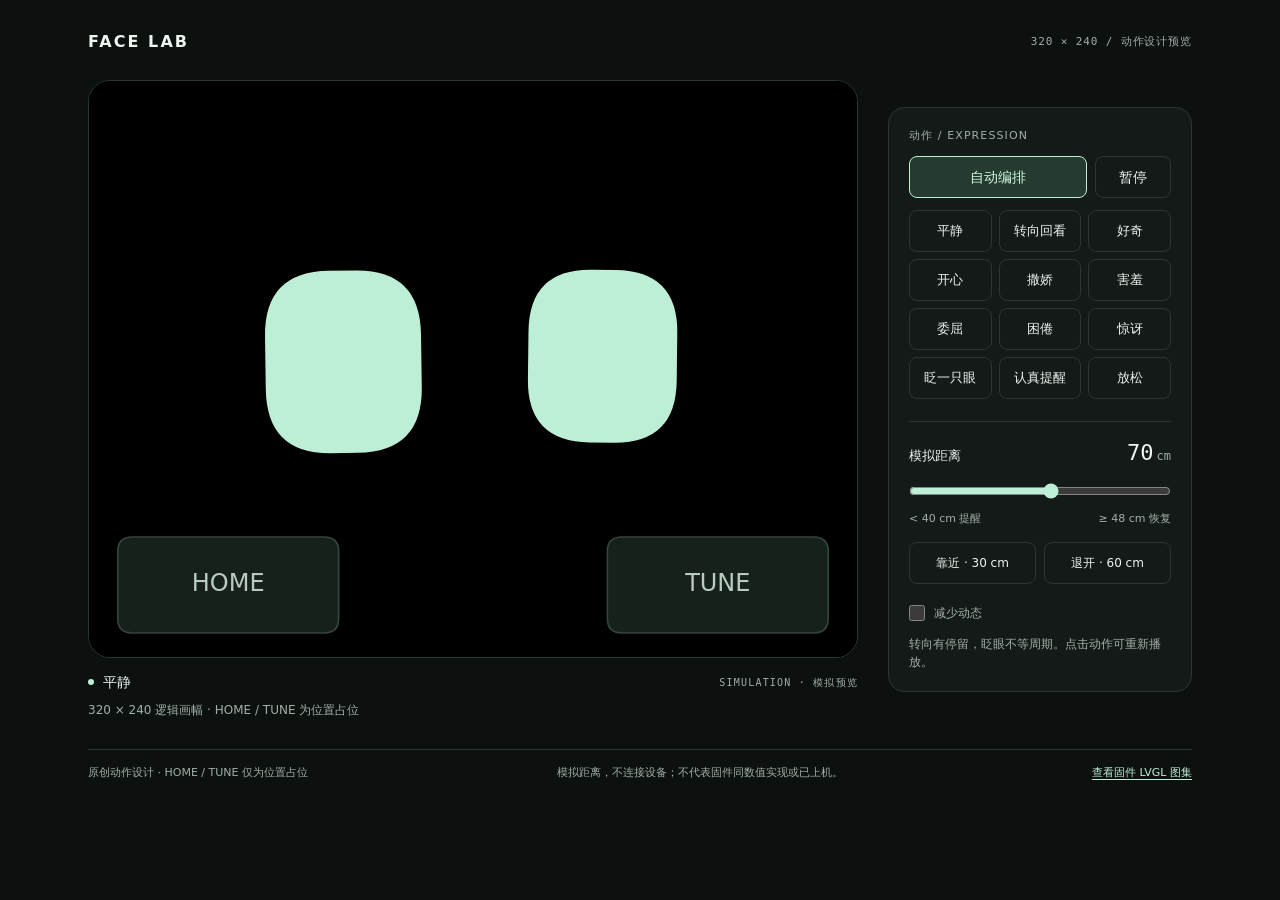
<file: demos/face-lab/index.html>
<!doctype html>
<html lang="zh-CN">
<head>
<meta charset="utf-8">
<meta name="viewport" content="width=device-width,initial-scale=1">
<meta name="color-scheme" content="dark">
<title>Face Lab · 电子宠物动作设计预览</title>
<style>
  :root { --bg:#0c100e; --panel:#141a17; --line:#2b3730; --text:#edf5ef; --muted:#a0b0a6; --mint:#bcefd5; --amber:#ffd092; }
  * { box-sizing:border-box; }
  body { margin:0; background:var(--bg); color:var(--text); font:14px/1.5 system-ui,-apple-system,"Segoe UI","Microsoft YaHei",sans-serif; }
  button,input { font:inherit; }
  button { color:inherit; cursor:pointer; }
  button:focus-visible,input:focus-visible { outline:2px solid var(--mint); outline-offset:4px; }
  .shell { max-width:1160px; margin:auto; padding:30px 28px 24px; }
  .masthead { display:flex; justify-content:space-between; gap:16px; align-items:center; margin-bottom:26px; }
  h1 { font-size:16px; letter-spacing:.13em; font-weight:650; margin:0; }
  .edition { color:var(--muted); font:11px/1.5 ui-monospace,monospace; letter-spacing:.08em; }
  .workspace { display:grid; grid-template-columns:minmax(0,1fr) 304px; gap:30px; align-items:center; }
  .stage { min-width:0; }
  .screen { width:100%; aspect-ratio:4/3; background:#000; border:1px solid var(--line); border-radius:22px; overflow:hidden; }
  canvas { display:block; width:100%; height:100%; }
  .stage-meta { display:flex; align-items:center; justify-content:space-between; gap:14px; margin-top:14px; }
  .expression { font-size:14px; display:flex; gap:9px; align-items:center; }
  .status-dot { width:6px; height:6px; background:var(--mint); border-radius:50%; flex:none; }
  .status-dot.alert { background:var(--amber); }
  .sim { color:var(--muted); font:10px/1.5 ui-monospace,monospace; letter-spacing:.12em; }
  .stage-note { color:var(--muted); margin:8px 0 0; font-size:12px; }
  .controls { padding:20px; border:1px solid var(--line); border-radius:16px; background:var(--panel); min-width:0; }
  .section-label { margin:0 0 12px; font-size:11px; letter-spacing:.1em; color:var(--muted); font-weight:500; }
  .playback { display:grid; grid-template-columns:1fr 76px; gap:8px; margin-bottom:12px; }
  .control { min-height:42px; border:1px solid var(--line); border-radius:8px; background:transparent; padding:8px 10px; transition:background 120ms,border-color 120ms; }
  .control:hover { background:#202c24; border-color:#526d5b; }
  .control[aria-pressed="true"] { border-color:var(--mint); background:#253b2f; color:#d1fbe3; }
  .modes { display:grid; grid-template-columns:repeat(3,minmax(0,1fr)); gap:7px; }
  .mode { padding:10px 2px; font-size:13px; }
  .divider { height:1px; background:var(--line); margin:22px 0 18px; }
  .distance-head { display:flex; justify-content:space-between; align-items:baseline; gap:8px; margin-bottom:12px; }
  .distance-head label { font-size:13px; }
  output { font:22px/1.2 ui-monospace,monospace; font-variant-numeric:tabular-nums; }
  output span { color:var(--muted); font-size:12px; margin-left:3px; }
  input[type="range"] { width:100%; height:26px; margin:0; accent-color:var(--mint); cursor:pointer; }
  .range-note { display:flex; justify-content:space-between; font-size:11px; color:var(--muted); margin-top:1px; }
  .presets { display:grid; grid-template-columns:1fr 1fr; gap:8px; margin-top:14px; }
  .presets button { font-size:12px; }
  .motion-toggle { display:flex; align-items:center; gap:9px; cursor:pointer; color:var(--muted); font-size:12px; margin-top:20px; }
  input[type="checkbox"] { accent-color:var(--mint); width:16px; height:16px; margin:0; }
  .hint { min-height:36px; font-size:12px; color:var(--muted); margin:13px 0 0; }
  footer { margin-top:30px; padding-top:15px; border-top:1px solid var(--line); color:var(--muted); font-size:11px; display:flex; justify-content:space-between; gap:12px; }
  @media (max-width:760px) {
    .shell { max-width:560px; padding:22px 16px; }
    .masthead { margin-bottom:18px; }
    .workspace { grid-template-columns:1fr; gap:22px; }
    .controls { padding:18px; }
    .screen { border-radius:16px; }
    footer { flex-direction:column; gap:4px; margin-top:22px; }
  }
  @media (prefers-reduced-motion:reduce) { *,*::before,*::after { transition:none!important; } }
</style>
</head>
<body>
<main class="shell">
  <header class="masthead"><h1>FACE LAB</h1><span class="edition">320 × 240 / 动作设计预览</span></header>
  <div class="workspace">
    <section class="stage" aria-label="电子脸模拟画幅">
      <div class="screen"><canvas id="face" width="640" height="480" role="img" aria-label="模拟电子脸：平静"></canvas></div>
      <div class="stage-meta"><div class="expression"><span class="status-dot" id="status-dot"></span><span id="expression-name" aria-live="polite">平静</span></div><span class="sim">SIMULATION · 模拟预览</span></div>
      <p class="stage-note" id="stage-note">先看脸，再试试让它靠近一点。</p>
    </section>
    <aside class="controls" aria-label="预览控制">
      <h2 class="section-label">动作 / EXPRESSION</h2>
      <div class="playback"><button class="control" id="auto" aria-pressed="true">自动编排</button><button class="control" id="pause" aria-pressed="false">暂停</button></div>
      <div class="modes" id="modes">
        <button class="control mode" data-mode="idle" aria-pressed="false">平静</button>
        <button class="control mode" data-mode="glance" aria-pressed="false">转向回看</button>
        <button class="control mode" data-mode="curious" aria-pressed="false">好奇</button>
        <button class="control mode" data-mode="happy" aria-pressed="false">开心</button>
        <button class="control mode" data-mode="affection" aria-pressed="false">撒娇</button>
        <button class="control mode" data-mode="shy" aria-pressed="false">害羞</button>
        <button class="control mode" data-mode="sad" aria-pressed="false">委屈</button>
        <button class="control mode" data-mode="sleepy" aria-pressed="false">困倦</button>
        <button class="control mode" data-mode="surprised" aria-pressed="false">惊讶</button>
        <button class="control mode" data-mode="wink" aria-pressed="false">眨一只眼</button>
        <button class="control mode" data-mode="warning" aria-pressed="false">认真提醒</button>
        <button class="control mode" data-mode="relaxed" aria-pressed="false">放松</button>
      </div>
      <div class="divider"></div>
      <div class="distance-head"><label for="distance">模拟距离</label><output id="distance-output" for="distance">70<span>cm</span></output></div>
      <input id="distance" type="range" min="10" max="120" step="1" value="70" aria-describedby="distance-note">
      <div class="range-note" id="distance-note"><span>&lt; 40 cm 提醒</span><span>≥ 48 cm 恢复</span></div>
      <div class="presets"><button class="control" id="near">靠近 · 30 cm</button><button class="control" id="away">退开 · 60 cm</button></div>
      <label class="motion-toggle"><input id="reduce-motion" type="checkbox">减少动态</label>
      <p class="hint" id="hint">转向有停留，眨眼不等周期。点击动作可重新播放。</p>
    </aside>
  </div>
  <footer><span>原创动作设计 · HOME / TUNE 仅为位置占位</span><span>模拟距离，不连接设备；不代表固件同数值实现或已上机。</span><a href="firmware.html" style="color:var(--mint);text-underline-offset:3px">查看固件 LVGL 图集</a></footer>
</main>
<script>
(() => {
  'use strict';
  const $ = id => document.getElementById(id);
  const canvas = $('face');
  const ctx = canvas.getContext('2d');
  const modeNames = { idle:'平静', glance:'转向回看', curious:'好奇', happy:'开心', affection:'撒娇', shy:'害羞', sad:'委屈', sleepy:'困倦', surprised:'惊讶', wink:'眨一只眼', warning:'认真提醒', relaxed:'放松' };
  const aliases = { surprise:'surprised', alert:'warning', relief:'relaxed' };
  const media = window.matchMedia('(prefers-reduced-motion: reduce)');
  const state = { mode:'auto', distance:70, alert:false, program:'normal', time:0, paused:false, reduced:media.matches };
  const clamp = (x,lo=0,hi=1) => Math.min(hi,Math.max(lo,x));
  const smooth = x => { x=clamp(x); return x*x*(3-2*x); };
  const mix = (a,b,t) => a+(b-a)*t;
  const clone = value => JSON.parse(JSON.stringify(value));
  const base = () => ({ eyes:[
    { x:106,y:116,w:65,h:76,r:27,rotation:-0.015,smile:0,lid:0 },
    { x:214,y:114,w:62,h:72,r:26,rotation:0.012,smile:0,lid:0 }
  ], color:[188,239,213], mouth:0, mouthRound:0, attention:0, blush:0, tears:0, heart:0 });
  let transitionFrom = base();
  let raf = null;
  let previousTimestamp = null;
  let lastLabel = '';

  function blend(a,b,t) {
    const p=base();
    p.eyes=p.eyes.map((_,i) => Object.fromEntries(Object.keys(a.eyes[i]).map(key => [key,mix(a.eyes[i][key],b.eyes[i][key],t)])));
    p.color=a.color.map((v,i)=>mix(v,b.color[i],t));
    for(const key of ['mouth','mouthRound','attention','blush','tears','heart']) p[key]=mix(a[key],b[key],t);
    return p;
  }

  // Each segment has a genuine hold; no per-frame noise or random walk.
  function track(t,keys) {
    t=Math.max(0,t);
    for(let i=1;i<keys.length;i++) if(t<keys[i][0]) {
      const [ta,a]=keys[i-1], [tb,b]=keys[i];
      return mix(a,b,smooth((t-ta)/(tb-ta)));
    }
    return keys[keys.length-1][1];
  }

  function blink(t,eye) {
    const phase=((t-eye*19)%34500+34500)%34500;
    const starts=[2100,5710,10460,10690,15120,20740,26920,27180,31700];
    let closed=0;
    for(const start of starts) {
      const d=phase-start;
      if(d>=0 && d<76) closed=Math.max(closed,smooth(d/76));
      else if(d>=76 && d<202) closed=Math.max(closed,1-smooth((d-76)/126));
    }
    return closed*(eye===0?0.97:0.94);
  }

  function poseFor(mode,t) {
    const p=base();
    let gx=0, gy=0;
    if(mode==='idle') {
      gx=track(t%9200,[[0,0],[2400,0],[2780,4],[4220,4],[4700,0],[9200,0]]);
      gy=track(t%9200,[[0,0],[2780,-1.5],[4220,-1.5],[4700,0],[9200,0]]);
    } else if(mode==='glance') {
      gx=track(t%6900,[[0,0],[260,-19],[1540,-19],[2040,0],[3200,0],[3600,17],[4840,17],[5400,0],[6900,0]]);
      gy=track(t%6900,[[0,0],[260,-4],[1540,-4],[2040,0],[3600,2],[4840,2],[5400,0],[6900,0]]);
      p.eyes[0].w=63; p.eyes[1].w=66;
    } else if(mode==='curious') {
      Object.assign(p.eyes[0],{y:103,w:71,h:88,rotation:-0.12,r:29});
      Object.assign(p.eyes[1],{y:121,w:56,h:61,rotation:0.065,r:23});
      gx=8; gy=-2;
    } else if(mode==='happy') {
      Object.assign(p.eyes[0],{y:113,w:75,h:43,smile:1,rotation:-0.075});
      Object.assign(p.eyes[1],{y:109,w:71,h:40,smile:1,rotation:0.065});
      p.mouth=0.95; p.blush=0.55; p.heart=0.5;
    } else if(mode==='affection') {
      gx=track(t%4800,[[0,0],[500,16],[1500,16],[2050,-12],[3000,-12],[3700,0],[4800,0]]);
      Object.assign(p.eyes[0],{y:112,w:70,h:43,smile:0.8,rotation:-0.17});
      Object.assign(p.eyes[1],{y:120,w:66,h:34,smile:0.95,rotation:0.13});
      gy=5; p.mouth=0.75; p.blush=1; p.heart=1;
    } else if(mode==='shy') {
      Object.assign(p.eyes[0],{x:117,y:128,w:45,h:45,r:20,rotation:0.07});
      Object.assign(p.eyes[1],{x:203,y:126,w:43,h:40,r:19,rotation:-0.07});
      gx=5; gy=4; p.mouth=0.3; p.blush=1;
    } else if(mode==='sad') {
      Object.assign(p.eyes[0],{y:122,w:69,h:58,r:23,lid:-0.85,rotation:0.08});
      Object.assign(p.eyes[1],{y:126,w:65,h:52,r:22,lid:0.8,rotation:-0.08});
      gy=5; p.tears=1; p.mouth=-0.65;
    } else if(mode==='sleepy') {
      Object.assign(p.eyes[0],{y:125,w:67,h:27,r:12,rotation:-0.055});
      Object.assign(p.eyes[1],{y:127,w:63,h:21,r:10,rotation:0.06});
      gy=3;
    } else if(mode==='surprised') {
      Object.assign(p.eyes[0],{x:109,y:111,w:52,h:98,r:26,rotation:-0.025});
      Object.assign(p.eyes[1],{x:211,y:112,w:49,h:91,r:25,rotation:0.02});
      p.mouth=1; p.mouthRound=1;
    } else if(mode==='wink') {
      const close=track(t%4600,[[0,0],[440,0],[560,0.96],[1020,0.96],[1240,0],[4600,0]]);
      p.eyes[0].h*=1-close;
      p.eyes[0].rotation=-0.09;
      p.eyes[1].h=79; p.eyes[1].y=112;
      p.mouth=close*0.45;
    } else if(mode==='warning') {
      Object.assign(p.eyes[0],{y:119,w:69,h:62,r:17,lid:0.9,rotation:0.055});
      Object.assign(p.eyes[1],{y:118,w:66,h:59,r:17,lid:-0.85,rotation:-0.045});
      p.color=[255,208,146]; p.attention=1;
    } else if(mode==='relaxed') {
      Object.assign(p.eyes[0],{y:119,w:71,h:54,r:24,rotation:-0.025});
      Object.assign(p.eyes[1],{y:117,w:68,h:51,r:23,rotation:0.025});
      p.mouth=0.2;
    }
    // A 34 ms follow on the second eye is visible during a turn, not a random jitter.
    if(mode==='glance') {
      const lag=track(Math.max(0,t-34)%6900,[[0,0],[260,-19],[1540,-19],[2040,0],[3200,0],[3600,17],[4840,17],[5400,0],[6900,0]]);
      p.eyes[1].x+=lag*1.04;
      p.eyes[0].x+=gx*0.96;
    } else { p.eyes[0].x+=gx; p.eyes[1].x+=gx*0.94; }
    p.eyes[0].y+=gy; p.eyes[1].y+=gy*0.82;
    if(!state.reduced && mode!=='warning') {
      const breath=Math.sin(t/3900*Math.PI*2)*1.6;
      p.eyes[0].y+=breath; p.eyes[1].y+=breath*0.72;
      if(mode!=='happy' && mode!=='affection' && mode!=='wink') p.eyes.forEach((eye,i)=>eye.h=Math.max(3,eye.h*(1-blink(t,i))));
    }
    return p;
  }

  const autoClips=[['idle',4200],['glance',6200],['curious',2800],['happy',2500],['affection',4300],['shy',2600],['idle',3200],['sad',2600],['sleepy',2800],['surprised',1900],['wink',1700],['relaxed',2400]];
  function clipAt(t,clips,loop=true) {
    const total=clips.reduce((sum,c)=>sum+c[1],0);
    const wrapped=loop && t>=total;
    if(loop) t=((t%total)+total)%total;
    let start=0;
    for(let i=0;i<clips.length;i++) {
      const [mode,duration]=clips[i];
      if(t<start+duration || i===clips.length-1) {
        const local=Math.max(0,t-start);
        let p=poseFor(mode,local);
        if((i>0 || wrapped) && local<360) {
          const previous=clips[(i+clips.length-1)%clips.length];
          p=blend(poseFor(previous[0],previous[1]),p,smooth(local/360));
        }
        return {pose:p,mode,local};
      }
      start+=duration;
    }
  }

  function evaluate(t=state.time) {
    let result;
    if(state.alert) result={pose:poseFor('warning',t),mode:'warning'};
    else if(state.program==='recover' && t<5200) {
      result=clipAt(t,[['relaxed',480],['happy',1220],['relaxed',900],['idle',2600]],false);
      if(state.reduced) result={pose:poseFor('idle',900),mode:'idle'};
    } else {
      const clock=state.program==='recover'?t-5200:t;
      result=state.mode==='auto' ? clipAt(state.reduced?0:clock,autoClips) : {pose:poseFor(state.mode,state.reduced?850:clock),mode:state.mode};
    }
    if(!state.reduced && t<340) {
      // Independent eye easing avoids a rigid, mirrored cut between expressions.
      const left=blend(transitionFrom,result.pose,smooth(t/290));
      const right=blend(transitionFrom,result.pose,smooth((t-34)/306));
      left.eyes[1]=right.eyes[1];
      result.pose=left;
    }
    return result;
  }

  function roundedRect(w,h,r) {
    const x=-w/2,y=-h/2; r=Math.min(r,w/2,h/2);
    ctx.beginPath(); ctx.moveTo(x+r,y); ctx.lineTo(x+w-r,y); ctx.quadraticCurveTo(x+w,y,x+w,y+r);
    ctx.lineTo(x+w,y+h-r); ctx.quadraticCurveTo(x+w,y+h,x+w-r,y+h); ctx.lineTo(x+r,y+h);
    ctx.quadraticCurveTo(x,y+h,x,y+h-r); ctx.lineTo(x,y+r); ctx.quadraticCurveTo(x,y,x+r,y); ctx.closePath();
  }

  function drawEye(eye,color) {
    const h=Math.max(3,eye.h);
    const smile=clamp(eye.smile);
    const thickness=Math.min(15,h);
    const squash=smooth(smile/0.45);
    const flatHeight=mix(h,thickness,squash);
    ctx.save(); ctx.translate(eye.x,eye.y); ctx.rotate(eye.rotation);
    ctx.globalAlpha=1;
    if(smile<=0.45) {
      // One opaque silhouette shrinks to a capsule. At the boundary its
      // geometry equals the zero-curvature, round-capped stroke below.
      ctx.fillStyle=color; roundedRect(eye.w,flatHeight,eye.r); ctx.fill();
      if(Math.abs(eye.lid)>0.001) {
        ctx.save(); roundedRect(eye.w,flatHeight,eye.r); ctx.clip(); ctx.fillStyle='#000';
        const cut=Math.min(Math.abs(eye.lid)*28*(1-squash),flatHeight*0.85);
        ctx.beginPath(); ctx.moveTo(-eye.w/2-1,-flatHeight/2-1); ctx.lineTo(eye.w/2+1,-flatHeight/2-1);
        ctx.lineTo(eye.w/2+1,-flatHeight/2+(eye.lid>0?cut:0)); ctx.lineTo(-eye.w/2-1,-flatHeight/2+(eye.lid<0?cut:0)); ctx.closePath(); ctx.fill(); ctx.restore();
      }
    } else {
      // Bend that same capsule instead of layering an arc over an open eye.
      const bend=smooth((smile-0.45)/0.55);
      const endY=6*bend, controlY=-h*0.56*bend;
      ctx.strokeStyle=color; ctx.lineWidth=thickness; ctx.lineCap='round';
      ctx.beginPath(); ctx.moveTo(-eye.w/2+thickness/2,endY);
      ctx.bezierCurveTo(-eye.w*.23,controlY,eye.w*.23,controlY,eye.w/2-thickness/2,endY); ctx.stroke();
    }
    ctx.restore();
  }

  function render() {
    const result=evaluate(), p=result.pose;
    ctx.setTransform(canvas.width/320,0,0,canvas.height/240,0,0);
    ctx.globalAlpha=1; ctx.fillStyle='#000'; ctx.fillRect(0,0,320,240);
    const color=`rgb(${p.color.map(Math.round).join(',')})`;
    p.eyes.forEach(eye=>drawEye(eye,color));
    if(p.blush>0.005) {
      ctx.save(); ctx.globalAlpha=p.blush*0.65; ctx.fillStyle='#fa9eb4';
      for(const x of [71,249]) { ctx.beginPath(); ctx.ellipse(x,159,14,5.5,0,0,Math.PI*2); ctx.fill(); }
      ctx.restore();
    }
    if(p.tears>0.005) {
      ctx.save(); ctx.globalAlpha=p.tears; ctx.fillStyle='#93d4f6';
      for(const [x,y] of [[71,156],[247,163]]) {
        ctx.beginPath(); ctx.moveTo(x,y); ctx.bezierCurveTo(x-9,y+11,x-7,y+20,x,y+20);
        ctx.bezierCurveTo(x+7,y+20,x+9,y+11,x,y); ctx.fill();
      }
      ctx.restore();
    }
    if(p.heart>0.005) {
      ctx.save(); ctx.globalAlpha=p.heart*0.8; ctx.fillStyle='#fac0cc'; ctx.translate(254,66);
      ctx.beginPath(); ctx.moveTo(0,7); ctx.bezierCurveTo(-17,-4,-7,-13,0,-6);
      ctx.bezierCurveTo(7,-13,17,-4,0,7); ctx.fill(); ctx.restore();
    }
    if(Math.abs(p.mouth)>0.005) {
      ctx.save(); ctx.globalAlpha=Math.abs(p.mouth)*0.8; ctx.strokeStyle=color; ctx.lineWidth=3; ctx.lineCap='round'; ctx.beginPath();
      if(p.mouthRound>0.5) ctx.ellipse(160,180,8,11,0,0,Math.PI*2);
      else { ctx.moveTo(146,180); ctx.quadraticCurveTo(160,180+p.mouth*15,174,180); }
      ctx.stroke(); ctx.restore();
    }
    if(p.attention>0.005) {
      ctx.save(); ctx.globalAlpha=p.attention; ctx.fillStyle=color; ctx.textAlign='center'; ctx.font='600 10px system-ui,sans-serif';
      ctx.fillText('TOO CLOSE',160,32); ctx.restore();
    }
    // Native 320x240 UI positions only; these do not send device commands.
    for(const [x,label] of [[12,'HOME'],[216,'TUNE']]) {
      ctx.save(); ctx.translate(x+46,210); ctx.fillStyle='#16211b'; roundedRect(92,40,6); ctx.fill();
      ctx.strokeStyle='#34463b'; ctx.lineWidth=0.7; ctx.stroke(); ctx.fillStyle='#b7cbbf';
      ctx.textAlign='center'; ctx.textBaseline='middle'; ctx.font='500 10px system-ui,sans-serif'; ctx.fillText(label,0,0); ctx.restore();
    }
    const recovering=state.program==='recover' && state.time<2600;
    const label=state.alert?'距离提醒 · 认真':recovering?'恢复中 · '+modeNames[result.mode]:modeNames[result.mode];
    if(label!==lastLabel) {
      $('expression-name').textContent=label;
      canvas.setAttribute('aria-label','模拟电子脸：'+label);
      lastLabel=label;
    }
    $('status-dot').classList.toggle('alert',state.alert);
    return result;
  }

  function updateControls() {
    $('auto').setAttribute('aria-pressed',String(state.mode==='auto'));
    document.querySelectorAll('[data-mode]').forEach(button=>button.setAttribute('aria-pressed',String(button.dataset.mode===state.mode)));
    $('pause').setAttribute('aria-pressed',String(state.paused));
    $('pause').textContent=state.paused?'继续':'暂停';
    $('reduce-motion').checked=state.reduced;
    $('distance').value=String(state.distance);
    $('distance-output').innerHTML=state.distance+'<span>cm</span>';
    $('hint').textContent=state.alert?'提醒优先：退到 48 cm 后，放松、开心，再回到平静。':state.reduced?'减少动态已开启：显示静态姿态，距离提醒仍立即响应。':'转向有停留，眨眼不等周期。点击动作可重新播放。';
    $('stage-note').textContent=state.alert?'模拟距离过近，已抢占当前动作。':state.program==='recover'?'距离已恢复。先放松，再开心，最后回到平静。':'320 × 240 逻辑画幅 · HOME / TUNE 为位置占位';
  }

  function frame(timestamp) {
    raf=null;
    if(previousTimestamp!==null) state.time+=Math.min(64,timestamp-previousTimestamp);
    previousTimestamp=timestamp;
    render();
    if(!state.paused && !state.reduced && !document.hidden) raf=requestAnimationFrame(frame);
  }
  function syncPlayback() {
    if(raf!==null) cancelAnimationFrame(raf);
    raf=null; previousTimestamp=null;
    render(); updateControls();
    if(!state.paused && !state.reduced && !document.hidden) raf=requestAnimationFrame(frame);
  }

  function setMode(name) {
    name=aliases[name] || name;
    if(name!=='auto' && !Object.hasOwn(modeNames,name)) throw new RangeError('Unknown face mode: '+name);
    const previous=clone(evaluate().pose);
    state.mode=name;
    if(!state.alert) { transitionFrom=previous; state.time=state.paused?850:0; state.program='normal'; }
    syncPlayback();
    return getState();
  }
  function setDistance(cm) {
    cm=Number(cm);
    if(!Number.isFinite(cm)) throw new TypeError('Distance must be a finite number');
    const previous=clone(evaluate().pose);
    state.distance=Math.round(clamp(cm,10,120));
    if(!state.alert && state.distance<40) {
      transitionFrom=previous; state.alert=true; state.program='alert'; state.time=state.paused?400:0;
    } else if(state.alert && state.distance>=48) {
      transitionFrom=previous; state.alert=false; state.program='recover'; state.time=state.paused?400:0;
      if(state.mode!=='auto') state.mode='idle';
    }
    syncPlayback();
    return getState();
  }
  function getState() {
    const current=evaluate();
    return {...state,activeMode:current.mode,logicalSize:[320,240],pose:clone(current.pose)};
  }
  function sampleAt(ms) {
    ms=Number(ms);
    if(!Number.isFinite(ms) || ms<0) throw new RangeError('Time must be a non-negative finite number');
    state.time=ms; state.paused=true; syncPlayback();
    return getState();
  }
  function reset() {
    Object.assign(state,{mode:'auto',distance:70,alert:false,program:'normal',time:0,paused:false,reduced:media.matches});
    transitionFrom=base(); syncPlayback(); return getState();
  }
  window.faceLab=Object.freeze({setMode,setDistance,getState,sampleAt,reset,
    setPaused(value) { state.paused=Boolean(value); syncPlayback(); return getState(); },
    setReducedMotion(value) { state.reduced=Boolean(value); syncPlayback(); return getState(); }
  });

  $('auto').addEventListener('click',()=>setMode('auto'));
  $('pause').addEventListener('click',()=>{state.paused=!state.paused;syncPlayback();});
  document.querySelectorAll('[data-mode]').forEach(button=>button.addEventListener('click',()=>setMode(button.dataset.mode)));
  $('distance').addEventListener('input',event=>setDistance(event.target.value));
  $('near').addEventListener('click',()=>setDistance(30));
  $('away').addEventListener('click',()=>setDistance(60));
  $('reduce-motion').addEventListener('change',event=>{state.reduced=event.target.checked;syncPlayback();});
  media.addEventListener('change',event=>{state.reduced=event.matches;syncPlayback();});
  document.addEventListener('visibilitychange',syncPlayback);
  function resize() {
    const bounds=canvas.getBoundingClientRect(), scale=Math.min(window.devicePixelRatio||1,2);
    canvas.width=Math.round(bounds.width*scale); canvas.height=Math.round(bounds.height*scale); render();
  }
  new ResizeObserver(resize).observe(canvas);
  window.addEventListener('pagehide',()=>{if(raf!==null)cancelAnimationFrame(raf);raf=null;});
  resize(); syncPlayback();
})();
</script>
</body>
</html>
</file>
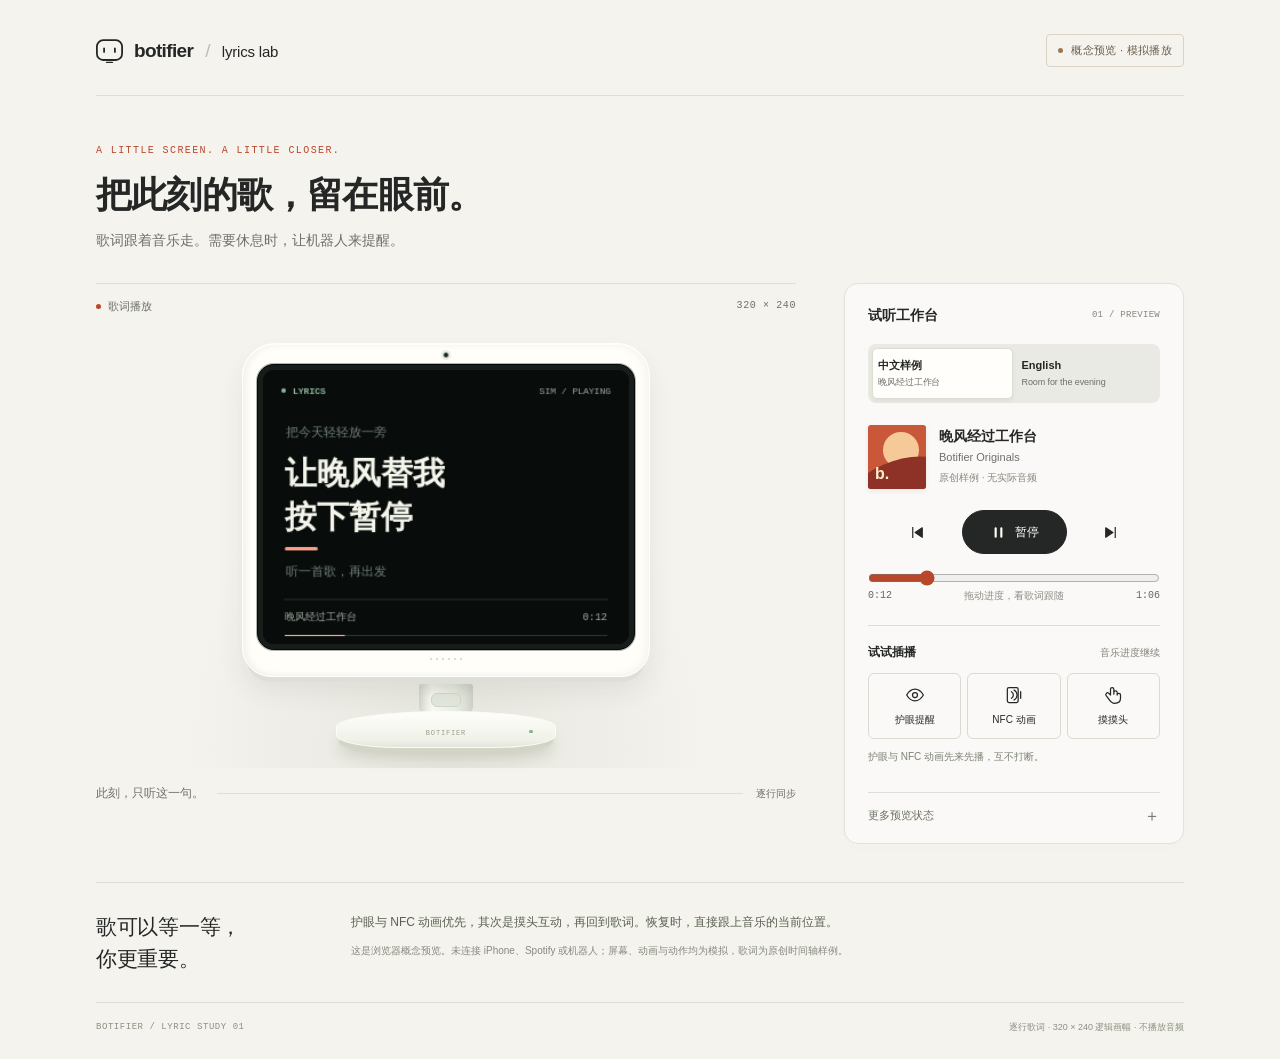
<file: demos/lyrics-lab/index.html>
<!doctype html>
<!--
Tiny design brief — Lyrics Lab
Audience: a StackChan owner testing an iPhone + Spotify lyric-screen concept.
First workflow: see a readable 320×240 lyric screen, scrub a simulated track,
then interrupt it and verify that it returns to the song's current position.
Direction: warm-white listening workbench, porcelain robot, ink-black display,
and a restrained vermilion accent. Density 4, motion 3, variance 6.
States: playing / paused / disconnected / missing lyrics / protected eye-rest or
NFC interruption / touch interaction. All tracks and timed lyrics are original
samples. No Spotify, phone, hardware, real audio, 3D asset, or network connection.
-->
<html lang="zh-CN">
<head>
  <meta charset="utf-8">
  <meta name="viewport" content="width=device-width,initial-scale=1">
  <meta name="color-scheme" content="light">
  <meta name="theme-color" content="#f5f3ee">
  <title>Lyrics Lab · Botifier 歌词显示概念预览</title>
  <link rel="icon" href="data:image/svg+xml,%3Csvg xmlns='http://www.w3.org/2000/svg' viewBox='0 0 32 32'%3E%3Crect x='3' y='5' width='26' height='22' rx='7' fill='%23242725'/%3E%3Cpath d='M11 13v5m10-5v5' stroke='%23f5f3ee' stroke-width='3' stroke-linecap='round'/%3E%3C/svg%3E">
  <link rel="stylesheet" href="preview.css">
  <script src="preview.js" defer></script>
</head>
<body>
  <main class="workbench">
    <header class="masthead">
      <a class="wordmark" href="index.html" aria-label="Botifier，重新打开歌词预览">
        <svg aria-hidden="true" viewBox="0 0 30 26"><rect x="1" y="1" width="28" height="22" rx="7"/><path d="M9 10v4m12-4v4m-9 12h6"/></svg>
        <span>botifier<span class="wordmark-divider">/</span><span class="lab-name">lyrics lab</span></span>
      </a>
      <span class="concept-badge"><span></span>概念预览 · 模拟播放</span>
    </header>

    <section class="intro" aria-labelledby="page-title">
      <p class="eyebrow">A LITTLE SCREEN. A LITTLE CLOSER.</p>
      <h1 id="page-title">把此刻的歌，<br class="mobile-break">留在眼前。</h1>
      <p>歌词跟着音乐走。需要休息时，让机器人来提醒。</p>
    </section>

    <div class="workspace">
      <section class="listening-stage" aria-label="机器人歌词显示预览">
        <div class="stage-label"><span class="live-dot"></span><span id="foreground-label">歌词播放</span><span class="screen-spec">320 × 240</span></div>
        <div class="robot-space">
          <div class="robot" id="robot">
            <div class="robot-head" id="robot-head">
              <div class="robot-camera" aria-hidden="true"></div>
              <div class="screen-rim">
                <canvas id="display" width="320" height="240" role="img" aria-label="原创模拟歌词显示屏"></canvas>
              </div>
              <div class="robot-chin" aria-hidden="true"><i></i><i></i><i></i><i></i><i></i><i></i></div>
            </div>
            <div class="robot-neck" aria-hidden="true"><span></span></div>
            <div class="robot-base" aria-hidden="true"><span>BOTIFIER</span><i></i></div>
          </div>
        </div>
        <div class="stage-caption"><span id="stage-message">此刻，只听这一句。</span><span class="caption-rule"></span><span>逐行同步</span></div>
        <p class="screen-reader-only" id="screen-description" aria-live="polite" aria-atomic="true"></p>
      </section>

      <aside class="control-panel" aria-labelledby="preview-controls-title">
        <div class="panel-heading"><h2 id="preview-controls-title">试听工作台</h2><span class="panel-index">01 / PREVIEW</span></div>
        <div class="sample-choice" role="group" aria-label="切换原创歌词样例">
          <button type="button" class="sample-button" data-track="0" aria-pressed="true">中文样例<span>晚风经过工作台</span></button>
          <button type="button" class="sample-button" data-track="1" aria-pressed="false">English<span>Room for the evening</span></button>
        </div>
        <div class="now-playing">
          <div class="album-art" id="album-art" aria-hidden="true"><span class="art-sun"></span><span class="art-ground"></span><span class="art-mark">b.</span></div>
          <div class="track-meta"><h3 id="track-title">晚风经过工作台</h3><p id="track-artist">Botifier Originals</p><span>原创样例 · 无实际音频</span></div>
        </div>
        <div class="transport">
          <button type="button" class="icon-button" id="previous-line" aria-label="上一句" title="上一句"><svg aria-hidden="true" viewBox="0 0 24 24"><path d="M6 5v14m12-13-9 6 9 6z"/></svg></button>
          <button type="button" class="play-button" id="play-toggle" aria-label="暂停模拟播放"><svg id="play-icon" aria-hidden="true" viewBox="0 0 24 24"><path d="M8 6v12m8-12v12"/></svg><span id="play-label">暂停</span></button>
          <button type="button" class="icon-button" id="next-line" aria-label="下一句" title="下一句"><svg aria-hidden="true" viewBox="0 0 24 24"><path d="M18 5v14M6 6l9 6-9 6z"/></svg></button>
        </div>
        <label class="screen-reader-only" for="timeline">模拟歌曲播放进度</label>
        <input id="timeline" type="range" min="0" max="66000" step="100" value="11000" aria-describedby="timeline-hint">
        <div class="timecodes"><output id="elapsed" for="timeline">0:11</output><span id="timeline-hint">拖动进度，看歌词跟随</span><output id="duration" for="timeline">1:06</output></div>

        <div class="interrupt-section">
          <div class="section-heading"><h3>试试插播</h3><span>音乐进度继续</span></div>
          <div class="interrupt-buttons">
            <button type="button" id="trigger-eye"><svg aria-hidden="true" viewBox="0 0 24 24"><path d="M2 12s4-7 10-7 10 7 10 7-4 7-10 7S2 12 2 12z"/><circle cx="12" cy="12" r="3"/></svg>护眼提醒</button>
            <button type="button" id="trigger-nfc"><svg aria-hidden="true" viewBox="0 0 24 24"><rect x="4" y="3" width="13" height="18" rx="2"/><path d="M9 8c3 2 3 6 0 8m3-10c5 3 5 9 0 12m8-10v8"/></svg>NFC 动画</button>
            <button type="button" id="trigger-touch"><svg aria-hidden="true" viewBox="0 0 24 24"><path d="M9 12V5a2 2 0 0 1 4 0v6m0-2a2 2 0 0 1 4 0v3a2 2 0 0 1 4 0v4c0 4-3 6-7 6-3 0-5-2-7-5l-3-4a2 2 0 0 1 3-3l2 2"/></svg>摸摸头</button>
          </div>
          <div class="interruption-status"><p id="event-message" role="status">护眼与 NFC 动画先来先播，互不打断。</p><button type="button" id="finish-interruption" hidden>结束插播<span aria-hidden="true">↗</span></button></div>
        </div>

        <details class="preview-settings">
          <summary>更多预览状态<span aria-hidden="true">＋</span></summary>
          <div class="settings-content">
            <label><span>模拟连接</span><input id="connected" type="checkbox" checked><span class="toggle" aria-hidden="true"></span></label>
            <label><span>模拟无歌词</span><input id="no-lyrics" type="checkbox"><span class="toggle" aria-hidden="true"></span></label>
            <label><span>减少动态</span><input id="reduced-motion" type="checkbox"><span class="toggle" aria-hidden="true"></span></label>
          </div>
        </details>
      </aside>
    </div>

    <section class="behavior-note" aria-labelledby="behavior-title">
      <h2 id="behavior-title">歌可以等一等，<br>你更重要。</h2>
      <div><p>护眼与 NFC 动画优先，其次是摸头互动，再回到歌词。恢复时，直接跟上音乐的当前位置。</p><p class="note-secondary">这是浏览器概念预览。未连接 iPhone、Spotify 或机器人；屏幕、动画与动作均为模拟，歌词为原创时间轴样例。</p></div>
    </section>
    <footer><span>BOTIFIER / LYRIC STUDY 01</span><span>逐行歌词 · 320 × 240 逻辑画幅 · 不播放音频</span></footer>
  </main>
</body>
</html>
</file>
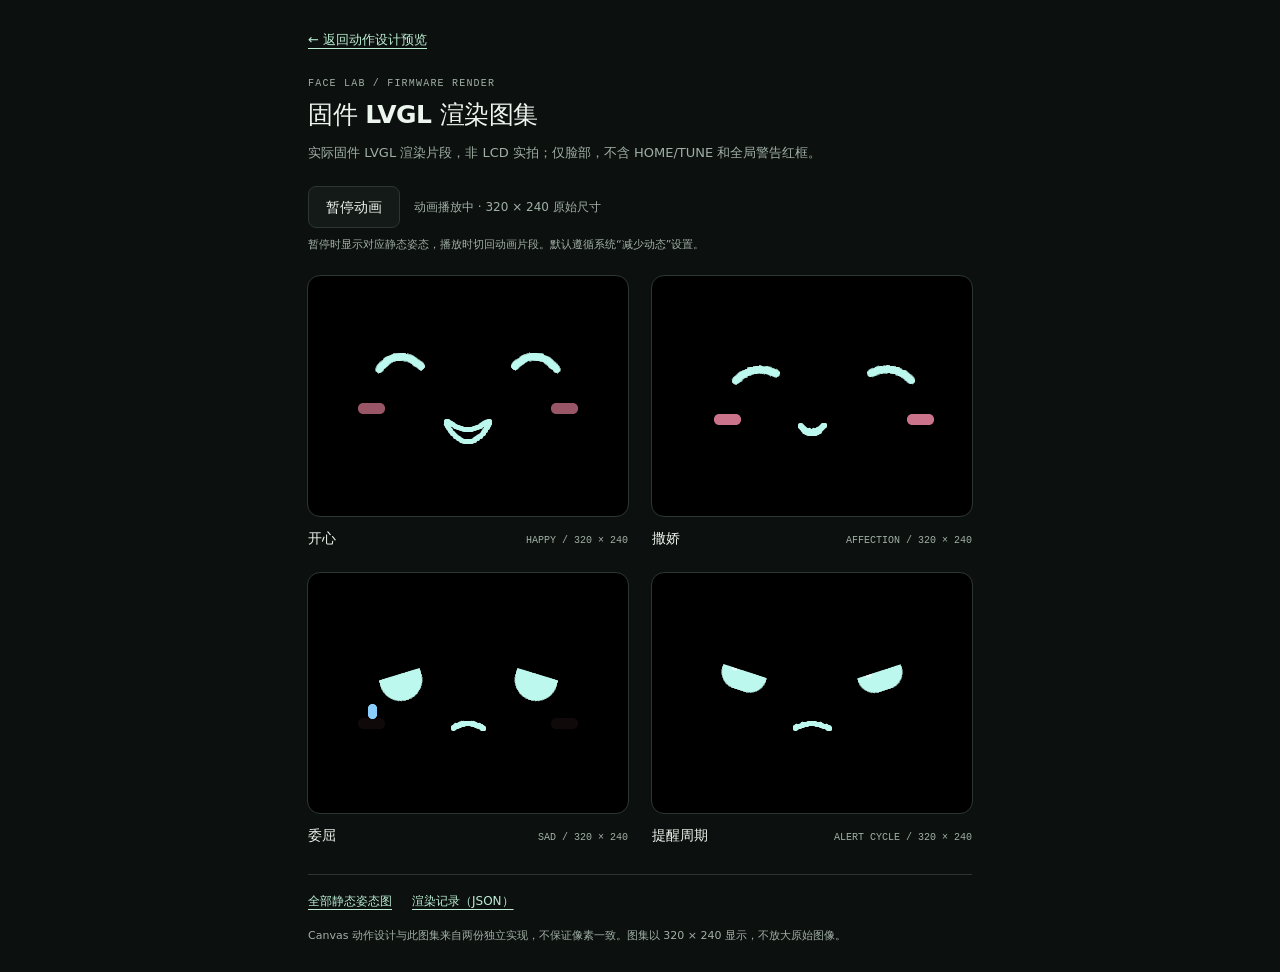
<file: demos/face-lab/firmware.html>
<!doctype html>
<html lang="zh-CN">
<head>
<meta charset="utf-8">
<meta name="viewport" content="width=device-width,initial-scale=1">
<meta name="color-scheme" content="dark">
<title>Face Lab · 固件 LVGL 渲染图集</title>
<style>
  :root { --bg:#0c100e; --panel:#141a17; --line:#2b3730; --text:#edf5ef; --muted:#a0b0a6; --mint:#bcefd5; }
  * { box-sizing:border-box; }
  body { margin:0; background:var(--bg); color:var(--text); font:14px/1.6 system-ui,-apple-system,"Segoe UI","Microsoft YaHei",sans-serif; }
  .shell { max-width:720px; padding:28px; margin:auto; }
  a { color:var(--mint); text-underline-offset:4px; }
  a:focus-visible,button:focus-visible { outline:2px solid var(--mint); outline-offset:5px; }
  .back { font-size:13px; }
  header { margin:25px 0 22px; }
  .eyebrow { font:10px/1.5 ui-monospace,monospace; letter-spacing:.12em; color:var(--muted); margin:0 0 8px; }
  h1 { font-size:25px; font-weight:550; letter-spacing:-.02em; line-height:1.3; margin:0 0 12px; }
  .scope { color:var(--muted); margin:0; font-size:13px; }
  .playback { display:flex; align-items:center; flex-wrap:wrap; gap:14px; margin-bottom:8px; }
  button { color:var(--text); background:var(--panel); border:1px solid var(--line); border-radius:8px; padding:8px 17px; min-height:42px; font:inherit; cursor:pointer; }
  button:hover { background:#202c24; border-color:#526d5b; }
  #playback-state { color:var(--muted); font-size:12px; }
  .motion-note { margin:0 0 22px; font-size:11px; color:var(--muted); }
  .gallery { display:grid; grid-template-columns:repeat(2,320px); gap:24px; justify-content:center; }
  figure { margin:0; min-width:0; }
  .frame { width:320px; max-width:100%; aspect-ratio:4/3; background:#000; overflow:hidden; outline:1px solid var(--line); border-radius:12px; }
  img { display:block; width:320px; max-width:100%; height:auto; }
  figcaption { display:flex; align-items:baseline; justify-content:space-between; gap:10px; margin-top:11px; }
  h2 { margin:0; font-size:14px; font-weight:550; }
  .frame-meta { font:10px/1.5 ui-monospace,monospace; color:var(--muted); }
  .links { display:flex; gap:20px; flex-wrap:wrap; margin-top:28px; padding-top:17px; border-top:1px solid var(--line); font-size:12px; }
  .independent { color:var(--muted); font-size:11px; margin:15px 0 0; }
  @media (max-width:719px) {
    .shell { padding:22px 16px; }
    .gallery { grid-template-columns:minmax(0,320px); }
    h1 { font-size:23px; }
  }
</style>
</head>
<body>
<main class="shell">
  <nav><a class="back" href="index.html">← 返回动作设计预览</a></nav>
  <header>
    <p class="eyebrow">FACE LAB / FIRMWARE RENDER</p>
    <h1>固件 LVGL 渲染图集</h1>
    <p class="scope">实际固件 LVGL 渲染片段，非 LCD 实拍；仅脸部，不含 HOME/TUNE 和全局警告红框。</p>
  </header>
  <div class="playback">
    <button id="playback" type="button" aria-pressed="true">播放动画</button>
    <span id="playback-state" role="status" aria-live="polite">静态姿态 · 320 × 240 原始尺寸</span>
  </div>
  <p class="motion-note">暂停时显示对应静态姿态，播放时切回动画片段。默认遵循系统“减少动态”设置。</p>
  <section class="gallery" aria-label="四段固件表情渲染">
    <figure>
      <div class="frame"><img id="happy-frame" src="firmware/happy.png" data-static="firmware/happy.png" data-animation="firmware/happy-animation.png" width="320" height="240" alt="开心：大幅笑眼与笑口"></div>
      <figcaption><h2>开心</h2><span class="frame-meta">HAPPY / 320 × 240</span></figcaption>
    </figure>
    <figure>
      <div class="frame"><img id="affection-frame" src="firmware/affection.png" data-static="firmware/affection.png" data-animation="firmware/affection-animation.png" width="320" height="240" alt="撒娇：侧蹭笑眼与腮红"></div>
      <figcaption><h2>撒娇</h2><span class="frame-meta">AFFECTION / 320 × 240</span></figcaption>
    </figure>
    <figure>
      <div class="frame"><img id="sad-frame" src="firmware/sad.png" data-static="firmware/sad.png" data-animation="firmware/sad-animation.png" width="320" height="240" alt="委屈：下垂眼与小泪滴"></div>
      <figcaption><h2>委屈</h2><span class="frame-meta">SAD / 320 × 240</span></figcaption>
    </figure>
    <figure>
      <div class="frame"><img id="alert-frame" src="firmware/alert.png" data-static="firmware/alert.png" data-animation="firmware/alert-cycle-animation.png" width="320" height="240" alt="提醒周期：认真提醒的姿态变化"></div>
      <figcaption><h2>提醒周期</h2><span class="frame-meta">ALERT CYCLE / 320 × 240</span></figcaption>
    </figure>
  </section>
  <div class="links"><a href="firmware/contact.png">全部静态姿态图</a><a href="firmware/manifest.json">渲染记录（JSON）</a></div>
  <p class="independent">Canvas 动作设计与此图集来自两份独立实现，不保证像素一致。图集以 320 × 240 显示，不放大原始图像。</p>
  <noscript><p class="independent">当前显示静态姿态。</p></noscript>
</main>
<script>
(() => {
  'use strict';
  const preference=window.matchMedia('(prefers-reduced-motion: reduce)');
  const button=document.getElementById('playback');
  const status=document.getElementById('playback-state');
  const frames=Array.from(document.querySelectorAll('img[data-animation]'));
  let playing=!preference.matches;

  function render() {
    const active=playing && !document.hidden;
    frames.forEach(frame => {
      const source=active?frame.dataset.animation:frame.dataset.static;
      if(frame.getAttribute('src')!==source) frame.setAttribute('src',source);
    });
    button.textContent=playing?'暂停动画':'播放动画';
    button.setAttribute('aria-pressed',String(!playing));
    status.textContent=(active?'动画播放中':'静态姿态')+' · 320 × 240 原始尺寸';
  }
  button.addEventListener('click',()=>{playing=!playing;render();});
  preference.addEventListener('change',event=>{playing=!event.matches;render();});
  document.addEventListener('visibilitychange',render);
  render();
})();
</script>
</body>
</html>
</file>
<file: demos/lyrics-lab/preview.css>
:root {
  --paper: #f5f3ee;
  --white: #fffefa;
  --ink: #242725;
  --muted: #6d706b;
  --line: #dcded7;
  --accent: #b9472c;
  --accent-soft: #f3e6df;
  --focus: #2a725e;
  --shell: #fffef9;
  --shell-edge: #dedfd8;
  --font: "Segoe UI", "PingFang SC", "Microsoft YaHei", sans-serif;
  --mono: "Cascadia Code", "SFMono-Regular", Consolas, monospace;
}
* { box-sizing: border-box; }
body { margin: 0; background: var(--paper); color: var(--ink); font: 14px/1.55 var(--font); }
button, input { font: inherit; }
button { color: inherit; cursor: pointer; }
button, a, input, summary { -webkit-tap-highlight-color: transparent; }
button:focus-visible, a:focus-visible, input:focus-visible, summary:focus-visible { outline: 3px solid var(--focus); outline-offset: 4px; }
button:disabled { cursor: not-allowed; opacity: .45; }
[hidden] { display: none !important; }
.screen-reader-only { position: absolute; width: 1px; height: 1px; padding: 0; margin: -1px; overflow: hidden; clip: rect(0,0,0,0); white-space: nowrap; border: 0; }
.workbench { width: min(1184px, 100%); padding: 34px 48px 24px; margin: auto; }
.masthead { display: flex; justify-content: space-between; align-items: center; gap: 20px; padding-bottom: 28px; border-bottom: 1px solid var(--line); }
.wordmark { display: inline-flex; align-items: center; gap: 11px; text-decoration: none; color: var(--ink); font-size: 19px; font-weight: 650; letter-spacing: -.65px; }
.wordmark svg { width: 27px; height: 24px; fill: none; stroke: currentColor; stroke-width: 2; stroke-linecap: round; }
.wordmark-divider { color: #b9beb6; font-weight: 350; margin: 0 12px; }
.lab-name { font-size: 15px; font-weight: 400; letter-spacing: -.2px; }
.concept-badge { display: inline-flex; gap: 8px; align-items: center; padding: 7px 11px; border: 1px solid #d9d2c5; border-radius: 4px; font-size: 11px; color: #6b6050; letter-spacing: .03em; white-space: nowrap; }
.concept-badge > span { width: 5px; height: 5px; border-radius: 50%; background: #9b7850; }
.intro { margin: 48px 0 31px; }
.eyebrow { margin: 0 0 14px; font: 10px/1.4 var(--mono); letter-spacing: .14em; color: var(--accent); }
h1 { margin: 0; font-size: 36px; letter-spacing: -.8px; line-height: 1.25; font-weight: 600; }
.intro > p:last-child { color: var(--muted); margin: 13px 0 0; font-size: 14px; }
.mobile-break { display: none; }
.workspace { display: grid; grid-template-columns: minmax(0,1fr) 340px; gap: 48px; align-items: start; }
.listening-stage { min-width: 0; }
.stage-label { display: flex; align-items: center; gap: 7px; font-size: 11px; color: var(--muted); padding: 14px 0; border-top: 1px solid var(--line); }
.live-dot { background: var(--accent); border-radius: 50%; width: 5px; height: 5px; }
.screen-spec { margin-left: auto; font: 10px/1 var(--mono); letter-spacing: .06em; }
.robot-space { min-height: 411px; display: flex; align-items: center; justify-content: center; padding: 14px 18px 20px; background: radial-gradient(ellipse at 50% 96%, #d7d8ce80, #f0f0e800 54%); }
.robot { width: min(408px, 100%); position: relative; }
.robot-head { padding: 20px 14px 9px; border-radius: 33px 33px 29px 29px; background: var(--shell); border: 1px solid #fff; box-shadow: 0 1px 1px #ffffff inset, 0 9px 0 -4px var(--shell-edge), 0 15px 26px #30372d13, 4px 0 6px #deded45c inset, -4px 0 6px #deded440 inset; position: relative; transform-origin: 50% 106%; }
.robot-camera { width: 6px; height: 6px; background: #212b28; border: 1px solid #a1ada6; border-radius: 50%; position: absolute; top: 8px; left: calc(50% - 3px); box-shadow: 0 0 0 2px #ebeee7; }
.screen-rim { padding: 5px; background: #181d1b; border-radius: 17px; border: 1px solid #040807; overflow: hidden; box-shadow: 0 0 0 1px #aeb5ab; }
canvas { display: block; width: 100%; height: auto; aspect-ratio: 4/3; background: #080c0b; border-radius: 11px; }
.robot-chin { height: 17px; display: flex; justify-content: center; align-items: center; gap: 4px; }
.robot-chin i { width: 2px; height: 2px; background: #cfd2c9; border-radius: 50%; }
.robot-neck { margin: 7px auto 0; width: 54px; height: 32px; border-radius: 3px 3px 10px 10px; background: linear-gradient(90deg,#d9dcd4 0,#f8f9f3 24%,#ecefe5 65%,#d4d8cf 100%); display: grid; place-items: center; box-shadow: 0 6px 9px #464e3b19 inset; }
.robot-neck span { width: 30px; height: 14px; border-radius: 6px; border: 1px solid #d2d7cd; background: #e3e8dd; }
.robot-base { width: 54%; height: 37px; margin: -5px auto 0; border-radius: 50% 50% 28% 28% / 43% 43% 35% 35%; background: linear-gradient(#fcfdf8 10%,#f0f2e9 80%,#e3e5dc); border: 1px solid #fafcf5; box-shadow: 0 7px 2px -3px #d1d5c6, 0 14px 15px -5px #505b3533; position: relative; display: grid; place-items: center; }
.robot-base > span { font: 7px/1 var(--mono); letter-spacing: .12em; color: #979f8e; margin-top: 8px; }
.robot-base i { position: absolute; right: 22px; top: 18px; width: 4px; height: 3px; border-radius: 2px; background: #89ad86; }
.stage-caption { display: flex; align-items: center; gap: 13px; font-size: 12px; color: var(--muted); margin: 16px 0 0; }
.stage-caption > span:last-child { white-space: nowrap; font-size: 10px; }
.caption-rule { flex: 1; height: 1px; background: var(--line); }
.control-panel { min-width: 0; padding: 21px 23px 4px; background: #ffffff7d; border: 1px solid #e1e2d9; border-radius: 14px; box-shadow: 0 4px 15px #363d2403; }
.panel-heading { display: flex; align-items: center; justify-content: space-between; gap: 10px; margin-bottom: 18px; }
.panel-heading h2 { margin: 0; font-size: 14px; font-weight: 650; }
.panel-index { font: 9px/1.4 var(--mono); letter-spacing: .03em; color: #85897d; }
.sample-choice { display: grid; grid-template-columns: 1fr 1fr; padding: 4px; gap: 3px; background: #e9eae3; border-radius: 8px; }
.sample-button { padding: 8px 5px; background: transparent; border: 1px solid transparent; border-radius: 5px; text-align: left; font-size: 11px; font-weight: 600; min-height: 51px; }
.sample-button > span { display: block; margin-top: 2px; font-weight: 400; font-size: 9px; letter-spacing: -.1px; color: var(--muted); }
.sample-button[aria-pressed="true"] { background: var(--white); border-color: #dbded2; box-shadow: 0 2px 4px #343f2310; }
.now-playing { display: flex; gap: 13px; align-items: center; margin: 22px 0 21px; }
.album-art { width: 58px; height: 64px; flex: none; background: #c9583b; position: relative; overflow: hidden; border-radius: 3px; box-shadow: 0 2px 5px #382c1514; }
.art-sun { display: block; position: absolute; width: 36px; height: 36px; background: #f5c998; border-radius: 50%; top: 7px; right: 7px; }
.art-ground { display: block; position: absolute; width: 100px; height: 48px; left: -18px; top: 35px; background: #8e3227; border-radius: 50% 50% 0 0; transform: rotate(-18deg); }
.art-mark { position: absolute; bottom: 3px; left: 7px; color: #ffedc8; font-size: 16px; font-weight: 700; }
.album-art.english { background: #577b71; }
.english .art-ground { background: #284d45; }
.english .art-sun { background: #e3dec7; }
.track-meta { min-width: 0; }
.track-meta h3 { margin: 0 0 2px; font-size: 14px; line-height: 1.4; font-weight: 650; }
.track-meta p { margin: 0; color: var(--muted); font-size: 11px; }
.track-meta > span { color: #868a7f; font-size: 10px; }
.transport { display: flex; justify-content: center; align-items: center; gap: 22px; margin-bottom: 14px; }
.icon-button { width: 44px; height: 44px; display: grid; place-items: center; border: 0; border-radius: 50%; background: transparent; }
.icon-button:hover { background: #e9ece2; }
.icon-button svg { width: 19px; height: 19px; fill: var(--ink); stroke: var(--ink); stroke-width: 1.5; stroke-linejoin: round; }
.play-button { min-width: 105px; height: 44px; display: flex; align-items: center; justify-content: center; gap: 8px; background: var(--ink); color: var(--white); border: 1px solid var(--ink); border-radius: 24px; font-size: 12px; }
.play-button:hover { background: #42483f; }
.play-button svg { width: 17px; height: 17px; fill: none; stroke: currentColor; stroke-width: 3; stroke-linecap: round; stroke-linejoin: round; }
#timeline { display: block; width: 100%; height: 20px; margin: 0; accent-color: var(--accent); cursor: pointer; }
.timecodes { display: flex; justify-content: space-between; align-items: center; gap: 8px; margin-top: 0; color: #62695c; font: 10px/1.5 var(--mono); }
.timecodes > span { font: 10px/1.5 var(--font); color: #8b8e84; }
.interrupt-section { margin-top: 22px; padding-top: 17px; border-top: 1px solid var(--line); }
.section-heading { display: flex; justify-content: space-between; gap: 8px; align-items: center; margin-bottom: 11px; }
.section-heading h3 { font-size: 12px; font-weight: 600; margin: 0; }
.section-heading > span { font-size: 10px; color: #828779; }
.interrupt-buttons { display: grid; grid-template-columns: repeat(3,minmax(0,1fr)); gap: 6px; }
.interrupt-buttons button { display: flex; flex-direction: column; justify-content: center; align-items: center; gap: 7px; height: 66px; font-size: 10px; background: transparent; border: 1px solid #d8dcd0; border-radius: 6px; }
.interrupt-buttons button:hover { border-color: #9baf97; background: #edf0e7; }
.interrupt-buttons button[aria-pressed="true"] { background: var(--accent-soft); border-color: #c97f67; color: #9d402a; }
.interrupt-buttons svg { width: 20px; height: 20px; fill: none; stroke: currentColor; stroke-width: 1.5; stroke-linecap: round; stroke-linejoin: round; }
.interruption-status { min-height: 43px; padding: 10px 0 2px; }
.interruption-status p { margin: 0; color: #7b8174; font-size: 10px; line-height: 1.5; }
#finish-interruption { display: inline-flex; align-items: center; gap: 9px; padding: 8px 0 4px; background: transparent; color: var(--accent); border: none; font-size: 11px; min-height: 35px; }
.preview-settings { border-top: 1px solid var(--line); margin-top: 10px; }
.preview-settings summary { display: flex; list-style: none; justify-content: space-between; align-items: center; min-height: 46px; font-size: 11px; color: #6c7462; cursor: pointer; }
.preview-settings summary::-webkit-details-marker { display: none; }
.preview-settings summary > span { font-size: 16px; font-weight: 300; }
.preview-settings[open] summary > span { transform: rotate(45deg); }
.settings-content { padding-bottom: 12px; }
.settings-content label { display: flex; align-items: center; justify-content: space-between; min-height: 44px; gap: 12px; cursor: pointer; font-size: 12px; position: relative; }
.settings-content input { position: absolute; right: 0; width: 44px; height: 28px; opacity: 0; margin: 0; cursor: pointer; z-index: 1; }
.toggle { position: relative; width: 34px; height: 20px; background: #d3d8ca; border-radius: 20px; }
.toggle::before { content: ""; position: absolute; width: 14px; height: 14px; left: 3px; top: 3px; background: var(--white); border-radius: 50%; box-shadow: 0 1px 2px #343c2720; transition: transform 140ms; }
.settings-content input:checked + .toggle { background: var(--focus); }
.settings-content input:checked + .toggle::before { transform: translateX(14px); }
.settings-content input:focus-visible + .toggle { outline: 3px solid var(--focus); outline-offset: 4px; }
.behavior-note { display: grid; grid-template-columns: 220px minmax(0,1fr); gap: 35px; padding: 28px 0; margin-top: 38px; border-top: 1px solid var(--line); }
.behavior-note h2 { margin: 0; font-size: 21px; line-height: 1.5; font-weight: 550; letter-spacing: -.3px; }
.behavior-note p { max-width: 600px; margin: 0; font-size: 12px; color: #596151; line-height: 1.85; }
.behavior-note .note-secondary { margin-top: 9px; font-size: 10px; color: #858a7e; }
footer { display: flex; justify-content: space-between; gap: 14px; border-top: 1px solid var(--line); padding-top: 18px; color: #8a9081; font-size: 9px; }
footer > span:first-child { font-family: var(--mono); letter-spacing: .06em; }
body.reduced-motion *, body.reduced-motion *::before, body.reduced-motion *::after { transition: none !important; animation: none !important; }
@media (max-width: 920px) {
  .workbench { padding: 26px 28px 22px; }
  .workspace { grid-template-columns: minmax(0,1fr) 310px; gap: 24px; }
  .control-panel { padding-left: 18px; padding-right: 18px; }
  .robot-space { padding-left: 2px; padding-right: 2px; min-height: 360px; }
}
@media (max-width: 710px) {
  .workbench { max-width: 520px; padding: 22px 22px 20px; }
  .masthead { flex-wrap: wrap; gap: 16px; padding-bottom: 21px; }
  .wordmark { font-size: 18px; }
  .concept-badge { font-size: 10px; padding: 6px 9px; }
  .intro { margin: 30px 0 27px; }
  .intro h1 { font-size: 31px; line-height: 1.35; }
  .intro > p:last-child { max-width: 285px; font-size: 12px; line-height: 1.8; }
  .eyebrow { font-size: 9px; letter-spacing: .07em; }
  .mobile-break { display: inline; }
  .workspace { grid-template-columns: 1fr; gap: 27px; }
  .robot-space { min-height: 0; padding: 18px 7px 21px; }
  .robot { max-width: 365px; }
  .robot-head { border-radius: 26px; padding: 18px 12px 7px; }
  .robot-camera { top: 7px; }
  .screen-rim { border-radius: 13px; padding: 4px; }
  canvas { border-radius: 8px; }
  .stage-caption { font-size: 11px; gap: 9px; }
  .control-panel { padding: 21px 22px 4px; }
  .sample-button { padding: 9px 10px; }
  .sample-button > span { font-size: 10px; }
  .interrupt-buttons button { font-size: 11px; }
  .behavior-note { grid-template-columns: 1fr; gap: 14px; margin-top: 30px; padding: 25px 0; }
  .behavior-note h2 { font-size: 18px; }
  .behavior-note h2 br { display: none; }
  footer { flex-direction: column; gap: 5px; }
}
@media (max-width: 375px) {
  .workbench { padding-left: 18px; padding-right: 18px; }
  .wordmark-divider { margin: 0 9px; }
  .control-panel { padding-left: 17px; padding-right: 17px; }
  .sample-button { padding-left: 7px; padding-right: 4px; }
}
@media (prefers-reduced-motion: reduce) {
  *, *::before, *::after { transition-duration: 0ms !important; animation-duration: 0ms !important; }
}
</file>
